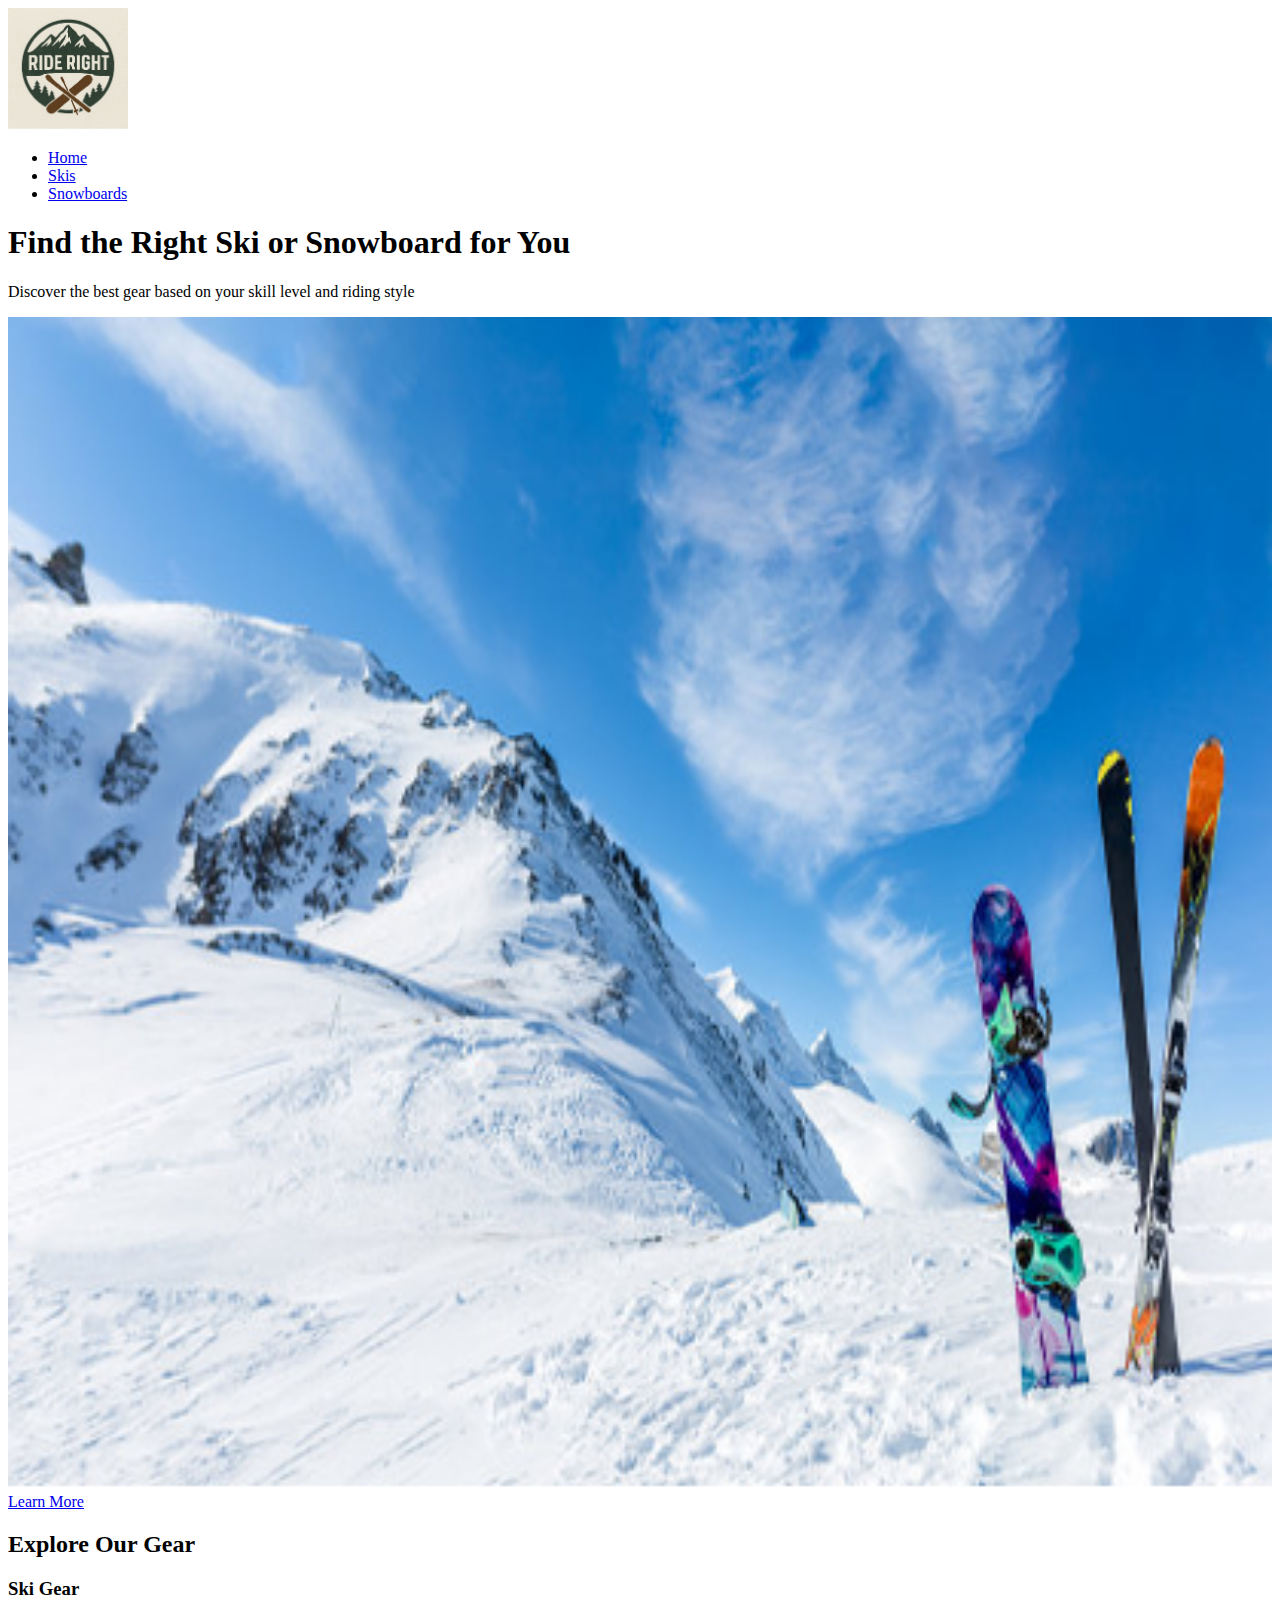
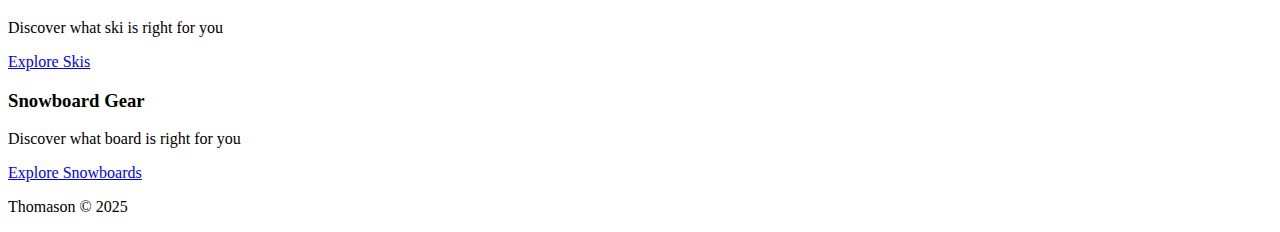
<file: index.html>
<!DOCTYPE html>
<html lang="en">
<head>
    <meta charset="UTF-8">
    <meta name="viewport" content="width=device-width, initial-scale=1.0">
    <title>Ride Right</title>
</head>
<body>
    <header>
        <nav>
            <div>
                <img src="images/logo.png" alt="Ride Right Logo" width="120">
            </div>
            <ul>
                <li><a href="index.html">Home</a></li>
                <li><a href="skis.html">Skis</a></li>
                <li><a href="snowboards.html">Snowboards</a></li>
            </ul>
        </nav>
    </header>
    
    <section>
        <h1>Find the Right Ski or Snowboard for You</h1>
        <p>Discover the best gear based on your skill level and riding style</p>
        <div>
            <img src="images/cool_mountain.png" alt="Mountain view" width="100%">
        </div>
        <a href="#categories">Learn More</a>
    </section>

    <section id="categories">
        <h2>Explore Our Gear</h2>
        
        <div>
            <div>
                <h3>Ski Gear</h3>
                <p>Discover what ski is right for you</p>
                <a href="skis.html">Explore Skis</a>
            </div>
        </div>
        
        <div>
            <div>
                <h3>Snowboard Gear</h3>
                <p>Discover what board is right for you</p>
                <a href="snowboards.html">Explore Snowboards</a>
            </div>
        </div>
    </section>

    <footer>
        <p>Thomason &copy; 2025</p>
    </footer>
</body>
</html>
</file>
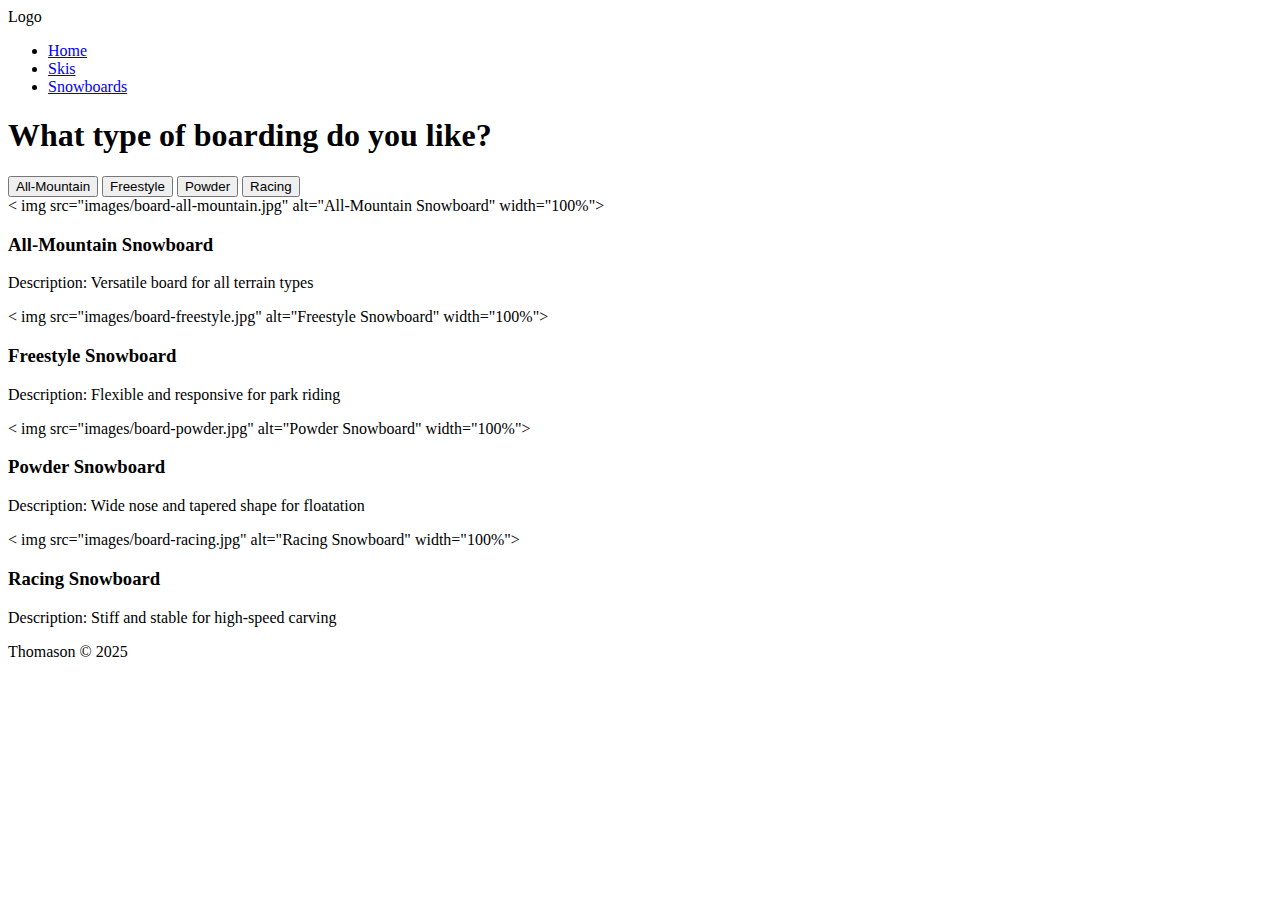
<file: snowboard.html>
<!DOCTYPE html>
<html lang="en">
<head>
    <meta charset="UTF-8">
    <meta name="viewport" content="width=device-width, initial-scale=1.0">
    <title>Ride Right - Snowboards</title>
</head>
<body>
    <header>
        <nav>
            <div>Logo</div>
            <ul>
                <li><a href="index.html">Home</a ></li>
                <li><a href="skis.html">Skis</a ></li>
                <li><a href="snowboards.html">Snowboards</a ></li>
            </ul>
        </nav>
    </header>
  
    <main>
        <section>
            <h1>What type of boarding do you like?</h1>
            
            <div>
                <button>All-Mountain</button>
                <button>Freestyle</button>
                <button>Powder</button>
                <button>Racing</button>
            </div>
            
            <div>
                <div>
                    < img src="images/board-all-mountain.jpg" alt="All-Mountain Snowboard" width="100%">
                    <h3>All-Mountain Snowboard</h3>
                    <p>Description: Versatile board for all terrain types</p >
                </div>
                
                <div>
                    < img src="images/board-freestyle.jpg" alt="Freestyle Snowboard" width="100%">
                    <h3>Freestyle Snowboard</h3>
                    <p>Description: Flexible and responsive for park riding</p >
                </div>
                
                <div>
                    < img src="images/board-powder.jpg" alt="Powder Snowboard" width="100%">
                    <h3>Powder Snowboard</h3>
                    <p>Description: Wide nose and tapered shape for floatation</p >
                </div>
                
                <div>
                    < img src="images/board-racing.jpg" alt="Racing Snowboard" width="100%">
                    <h3>Racing Snowboard</h3>
                    <p>Description: Stiff and stable for high-speed carving</p >
                </div>
            </div>
        </section>
    </main>
  
    <footer>
        <p>Thomason &copy; 2025</p >
    </footer>
</body>
</html>
</file>
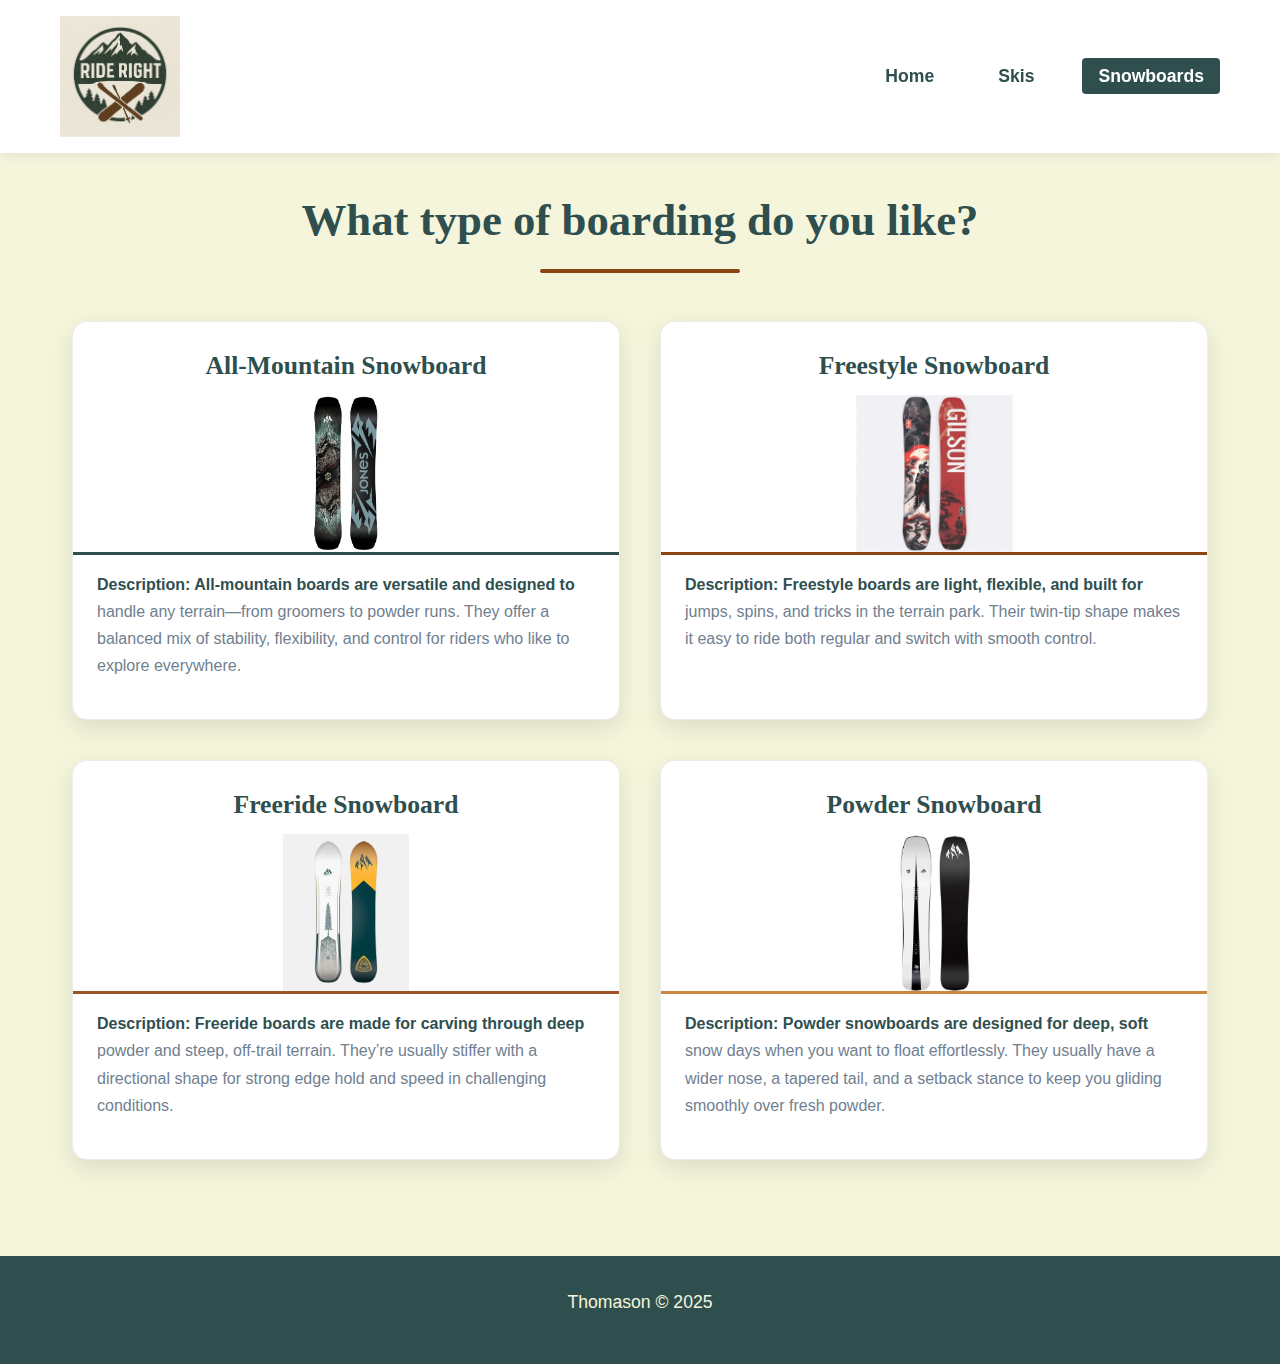
<file: snowboards.html>
<!DOCTYPE html>
<html lang="en">
<head>
    <meta charset="UTF-8">
    <meta name="viewport" content="width=device-width, initial-scale=1.0">
    <title>Ride Right - Snowboards</title>
    <link rel="stylesheet" href="styles/snowboards.css">
</head>
<body>
    <header>
        <nav>
            <div>
                <img src="images/logo.png" alt="Ride Right Logo" width="120">
            </div>
            <ul>
                <li><a href="index.html">Home</a ></li>
                <li><a href="skis.html">Skis</a ></li>
                <li><a href="snowboards.html">Snowboards</a ></li>
            </ul>
        </nav>
    </header>
  
    <main>
        <section>
            <h1>What type of boarding do you like?</h1>
            <div>
                <div>
                    <h3>All-Mountain Snowboard</h3>
                    <img src="images/All-Mountain.jpg" alt="All-Mountain Snowboard" width="100%">
                    <p>Description: All-mountain boards are versatile and designed to handle any terrain—from groomers to powder runs. They offer a balanced mix of stability, flexibility, and control for riders who like to explore everywhere.</p >
                </div>
                
                <div>
                    <h3>Freestyle Snowboard</h3>
                    <img src="images/Freestyle1.png" alt="Freestyle Snowboard" width="100%">
                    <p>Description: Freestyle boards are light, flexible, and built for jumps, spins, and tricks in the terrain park. Their twin-tip shape makes it easy to ride both regular and switch with smooth control.</p >
                </div>
                
                <div>
                    <h3>Freeride Snowboard</h3>
                    <img src="images/Freeride1.png" alt="Powder Snowboard" width="100%">
                    <p>Description: Freeride boards are made for carving through deep powder and steep, off-trail terrain. They’re usually stiffer with a directional shape for strong edge hold and speed in challenging conditions. </p >
                </div>
                
                <div>
                    <h3>Powder Snowboard</h3>
                    <img src="images/Powder.png" alt="Racing Snowboard" width="100%">
                    <p>Description: Powder snowboards are designed for deep, soft snow days when you want to float effortlessly. They usually have a wider nose, a tapered tail, and a setback stance to keep you gliding smoothly over fresh powder. </p >
                </div>
            </div>
        </section>
    </main>
  
    <footer>
        <p>Thomason &copy; 2025</p >
    </footer>
</body>
</html>
</file>
<file: styles/snowboards.css>
:root {
    --dark-teal: #2F4F4F;     
    --rust-brown: #8B4513;    
    --off-white: #F5F5DC;     
    --slate-gray: #708090;    
}

* {
    margin: 0;
    padding: 0;
    box-sizing: border-box;
}

body {
    font-family: 'Arimo', Arial, sans-serif;
    color: var(--slate-gray);
    background-color: var(--off-white);
    line-height: 1.6;
    min-height: 100vh;
}

h1, h2, h3 {
    font-family: 'Allan', Georgia, serif;
    color: var(--dark-teal);
    font-weight: 700;
}

p {
    margin-bottom: 1rem;
}

header {
    background-color: white;
    box-shadow: 0 2px 10px rgba(47, 79, 79, 0.1);
    padding: 1rem 0;
    position: sticky;
    top: 0;
    z-index: 100;
}

nav {
    display: flex;
    justify-content: space-between;
    align-items: center;
    max-width: 1200px;
    margin: 0 auto;
    padding: 0 20px;
}

nav > div {
    display: flex;
    align-items: center;
}

nav img {
    display: block;
    height: auto;
}

nav ul {
    display: flex;
    list-style: none;
    gap: 2rem;
}

nav ul li a {
    text-decoration: none;
    color: var(--dark-teal);
    font-weight: 600;
    font-size: 1.1rem;
    padding: 0.5rem 1rem;
    border-radius: 4px;
    transition: all 0.3s ease;
}

nav ul li a:hover {
    background-color: var(--rust-brown);
    color: white;
}

nav ul li a[href*="snowboards"] {
    background-color: var(--dark-teal);
    color: white;
}

main {
    max-width: 1200px;
    margin: 0 auto;
    padding: 2rem;
}

main h1 {
    text-align: center;
    font-size: 2.8rem;
    margin-bottom: 3rem;
    position: relative;
    padding-bottom: 1rem;
}

main h1::after {
    content: '';
    position: absolute;
    bottom: 0;
    left: 50%;
    transform: translateX(-50%);
    width: 200px;
    height: 4px;
    background-color: var(--rust-brown);
    border-radius: 2px;
}


main > section > div {
    display: grid;
    grid-template-columns: repeat(2, 1fr);
    gap: 2.5rem;
    margin-top: 2rem;
}

main > section > div > div {
    background: white;
    border-radius: 15px;
    overflow: hidden;
    box-shadow: 0 8px 25px rgba(0, 0, 0, 0.1);
    transition: all 0.4s ease;
    border: 1px solid rgba(47, 79, 79, 0.1);
}

main > section > div > div:hover {
    transform: translateY(-10px);
    box-shadow: 0 15px 40px rgba(139, 69, 19, 0.15);
}

main h3 {
    font-size: 1.6rem;
    padding: 1.5rem 1.5rem 0.5rem;
    color: var(--dark-teal);
    text-align: center;
}

main img {
    display: block;
    width: 100%;
    height: 160px;
    object-fit: contain;
    border-bottom: 3px solid var(--rust-brown);
}

main > section > div > div:nth-child(1) img {
    border-bottom-color: var(--dark-teal);
}

main > section > div > div:nth-child(2) img {
    border-bottom-color: #8B4513;
}

main > section > div > div:nth-child(3) img {
    border-bottom-color: #A0522D;
}

main > section > div > div:nth-child(4) img {
    border-bottom-color: #CD853F;
}

main p {
    padding: 1rem 1.5rem 1.5rem;
    color: var(--slate-gray);
    font-size: 1rem;
    line-height: 1.7;
}

main p::first-line {
    font-weight: bold;
    color: var(--dark-teal);
}

footer {
    background-color: var(--dark-teal);
    color: white;
    padding: 2rem;
    text-align: center;
    margin-top: 4rem;
}

footer p {
    font-family: 'Arimo', Arial, sans-serif;
    font-size: 1.1rem;
    color: var(--off-white);
}

@media (max-width: 1024px) {
    main > section > div {
        grid-template-columns: repeat(2, 1fr);
        gap: 2rem;
    }
}

@media (max-width: 768px) {

    nav {
        flex-direction: column;
        gap: 1.5rem;
        padding: 1rem;
    }
    
    nav ul {
        flex-wrap: wrap;
        justify-content: center;
        gap: 1rem;
    }
    

    main {
        padding: 1.5rem;
    }
    
    main h1 {
        font-size: 2.2rem;
        margin-bottom: 2rem;
    }
    
    main > section > div {
        grid-template-columns: 1fr;
        gap: 1.5rem;
    }
    
    main h3 {
        font-size: 1.4rem;
    }
    
    main img {
        height: 200px;
    }
}

@media (max-width: 480px) {
    main h1 {
        font-size: 1.8rem;
    }
    
    nav ul li a {
        font-size: 1rem;
        padding: 0.5rem;
    }
    
    main img {
        height: 180px;
    }
    
    main p {
        padding: 0.8rem 1.2rem 1.2rem;
        font-size: 0.95rem;
    }
}

main > section > div > div::before {
    content: '';
    position: absolute;
    top: 0;
    left: 0;
    width: 100%;
    height: 100%;
    background: linear-gradient(45deg, transparent, rgba(139, 69, 19, 0.05), transparent);
    opacity: 0;
    transition: opacity 0.3s ease;
    pointer-events: none;
}

main > section > div > div:hover::before {
    opacity: 1;
}
</file>
